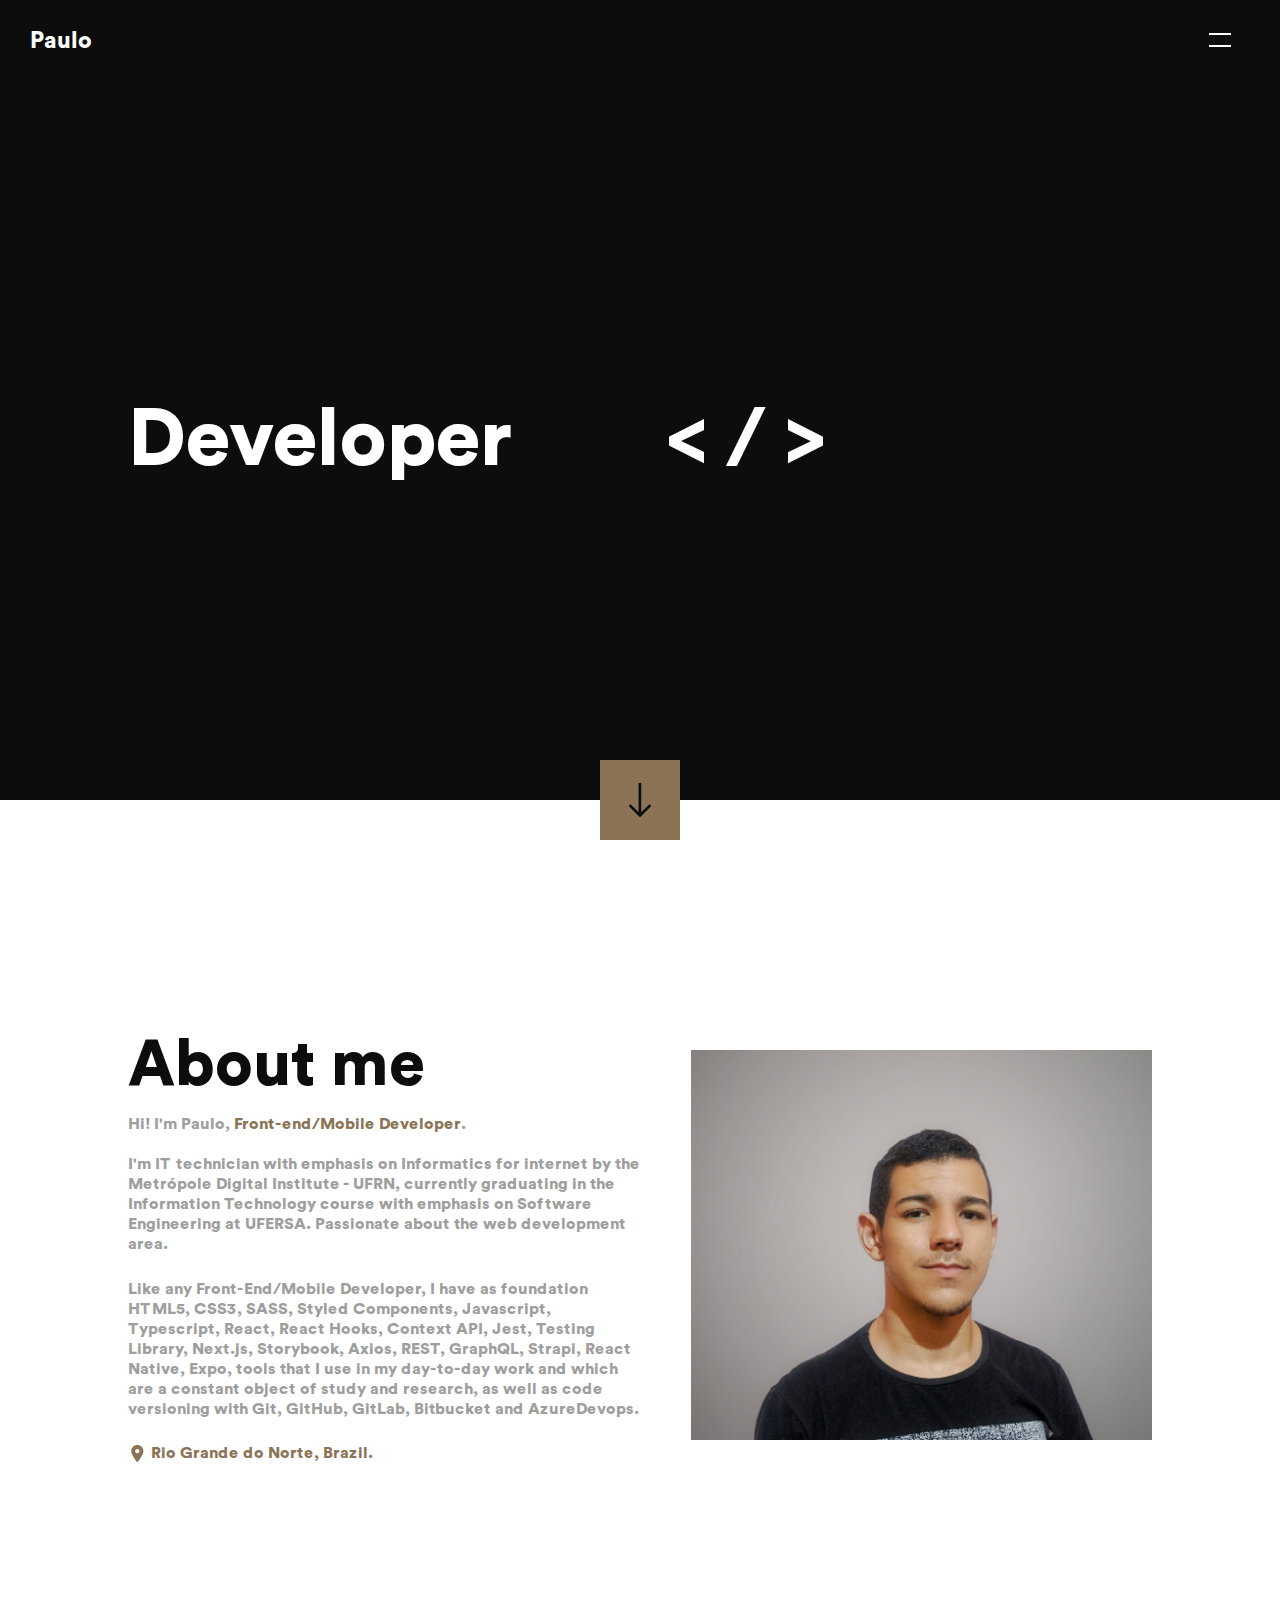
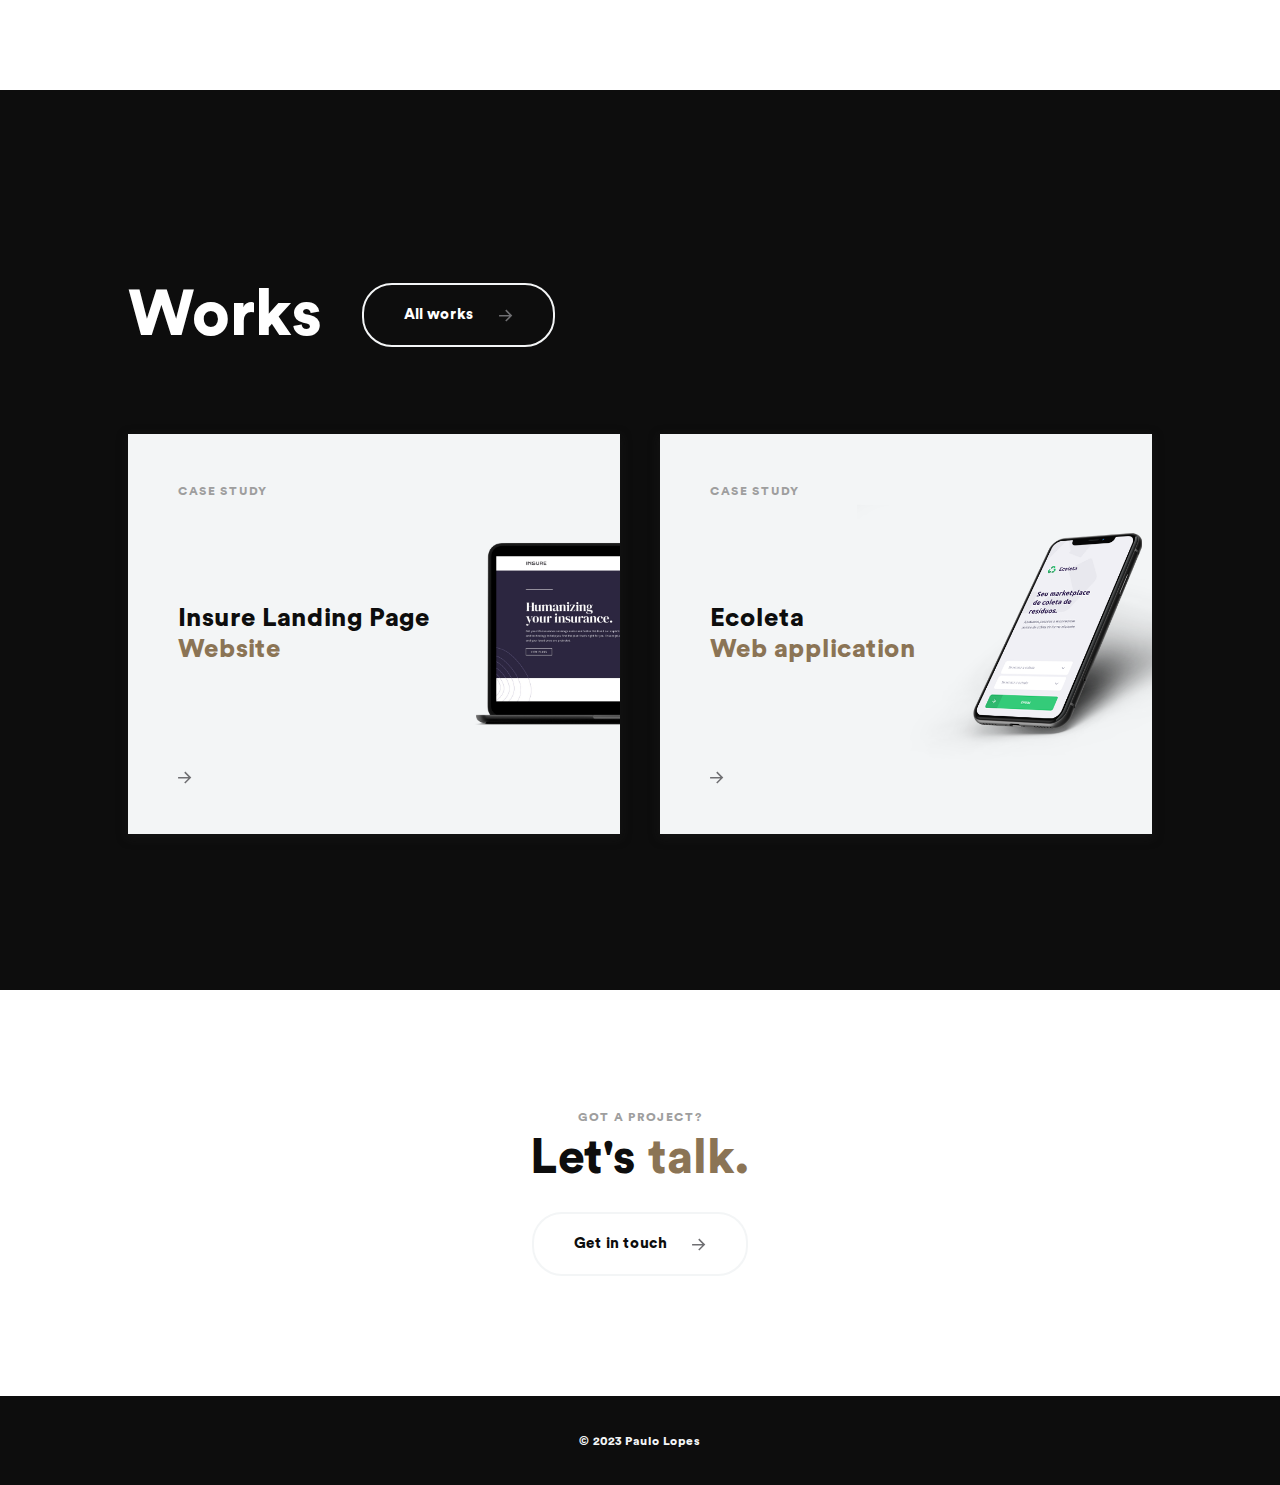
<file: index.html>
<!DOCTYPE html>
<html lang="en">
  <head>
    <meta charset="UTF-8" />
    <title>Paulo Lopes - Front-end/Mobile Developer</title>

    <meta name="title" content="Paulo Lopes - Front-end Developer" />
    <meta name="description" content="Front-end development specialist" />
    <meta
      name="google-site-verification"
      content="6Yzsg_5yk80MTsUC3vSAOTVzaRIdrgn9jHbnesDxJVc"
    />
    <meta property="og:type" content="website" />
    <meta property="og:title" content="Paulo Lopes - Front-end Developer" />
    <meta
      property="og:description"
      content="Front-end development specialist"
    />
    <meta property="og:url" content="https://lpaulovt.github.io/" />
    <meta
      property="og:image"
      content="https://lpaulovt.github.io/img/og-image.png"
    />

    <meta name="viewport" content="width=device-width, initial-scale=1.0" />

    <link rel="shortcut icon" href="img/favicon.ico" type="image/x-icon" />

    <link rel="stylesheet" href="css/normalize.css" />

    <link rel="stylesheet" href="css/main.css" />
    <link rel="stylesheet" href="css/home.css" />
    <link rel="stylesheet" href="css/menu.css" />

    <link rel="stylesheet" href="css/responsive.css" />
  </head>
  <body>
    <header>
      <div class="nav">
        <a href="index.html" class="nav-logo">Paulo</a>
        <div class="nav-icon">
          <i class="nav-bar"></i>
          <i class="nav-bar"></i>
        </div>
      </div>
      <nav class="nav-overlay">
        <div class="container">
          <div class="nav-links">
            <a href="index.html" class="active">Home</a>
            <a href="works.html">Works</a>
            <a href="contact.html">Contact</a>
          </div>
          <div class="nav-contact">
            <div class="contact-image">
              <img src="img/nav-paulolopes.png" alt="Paulo Lopes" />
            </div>
            <div class="contact-info">
              <h3>contact details</h3>
              <a href="mailto:silvavitorlopes711@gmail.com"
                >silvavitorlopes711@gmail.com</a
              >
              <a href="tel:+84991472613">+84991472613</a>
              <div class="socials">
                <a href="https://www.instagram.com/lpaulovt/" target="_blank"
                  ><img src="img/icon-instagram.svg" alt="Instagram"
                /></a>
                <a href="https://www.linkedin.com/in/lpaulovt/" target="_blank"
                  ><img src="img/icon-linkedin.svg" alt="Linkedin"
                /></a>
                <a href="https://www.github.com/lpaulovt/" target="_blank"
                  ><img src="img/icon-github.svg" alt="Github"
                /></a>
              </div>
              <span class="credits">© 2023 Paulo Lopes</span>
            </div>
          </div>
        </div>
      </nav>
    </header>
    <main>
      <section class="s-featured">
        <div class="container">
          <div class="text">
            <h1>Developer</h1>
            <h1>&lt; / &gt;</h1>
          </div>
        </div>
        <a href="#s-about" class="btn-scroll">
          <img src="img/arrow-big.svg" alt="Arrow" />
        </a>
      </section>
      <section class="s-about" id="s-about">
        <div class="container">
          <div class="about-info">
            <h2>About me</h2>
            <p>
              Hi! I'm Paulo,
              <span>Front-end/Mobile Developer</span>.<br /><br />
              I'm IT technician with emphasis on Informatics for internet by the
              Metrópole Digital Institute - UFRN, currently graduating in the
              Information Technology course with emphasis on Software
              Engineering at UFERSA. Passionate about the web development area.
            </p>
            <p>
              Like any Front-End/Mobile Developer, I have as foundation HTML5,
              CSS3, SASS, Styled Components, Javascript, Typescript, React,
              React Hooks, Context API, Jest, Testing Library, Next.js,
              Storybook, Axios, REST, GraphQL, Strapi, React Native, Expo, tools
              that I use in my day-to-day work and which are a constant object
              of study and research, as well as code versioning with Git,
              GitHub, GitLab, Bitbucket and AzureDevops.
            </p>
            <div class="location">
              <img src="img/icon-location.svg" alt="" />
              <span>Rio Grande do Norte, Brazil.</span>
            </div>
          </div>
          <div class="about-image">
            <img src="img/paulolopes.jpg" alt="" />
          </div>
        </div>
      </section>

      <section class="s-work">
        <div class="container">
          <div class="work-title">
            <h2>Works</h2>
            <a href="works.html" class="work-btn"
              >All works <img src="img/arrow-small.svg" alt=""
            /></a>
          </div>
          <div class="work-cards">
            <div class="card">
              <a
                href="https://github.com/lpaulovt/challenges-frontend"
                target="_blank"
              >
                <div class="card-info">
                  <span>case study</span>
                  <div class="card-title">
                    <h3>Insure Landing Page</h3>
                    <h3>Website</h3>
                  </div>
                  <img src="img/arrow-small.svg" alt="" class="arrow" />
                </div>

                <img src="img/cases/insure.png" alt="" class="case" />
              </a>
            </div>

            <div class="card">
              <a
                href="https://github.com/lpaulovt/ecoleta-nlw-rocketseat"
                target="_blank"
              >
                <div class="card-info">
                  <span>case study</span>
                  <div class="card-title">
                    <h3>Ecoleta</h3>
                    <h3>Web application</h3>
                  </div>
                  <img src="img/arrow-small.svg" alt="" class="arrow" />
                </div>

                <img
                  src="img/cases/ecoleta.png"
                  alt=""
                  class="case"
                  id="ecoleta"
                />
              </a>
            </div>
          </div>
        </div>
      </section>
      <section class="s-contact">
        <div class="container">
          <span class="contact-ask">Got a project?</span>
          <h2>Let's <span>talk.</span></h2>
          <a href="contact.html" class="contact-btn"
            >Get in touch <img src="img/arrow-small.svg" alt=""
          /></a>
        </div>
      </section>
    </main>
    <footer>
      <div class="container">
        <span class="credits">© 2023 Paulo Lopes</span>
      </div>
    </footer>

    <script src="js/jquery-3.5.1.min.js"></script>
    <script src="js/menu.js"></script>

    <!-- Global site tag (gtag.js) - Google Analytics -->
    <script
      async
      src="https://www.googletagmanager.com/gtag/js?id=UA-171140050-1"
    ></script>
    <script>
      window.dataLayer = window.dataLayer || [];
      function gtag() {
        dataLayer.push(arguments);
      }
      gtag("js", new Date());

      gtag("config", "UA-171140050-1");
    </script>
  </body>
</html>
</file>
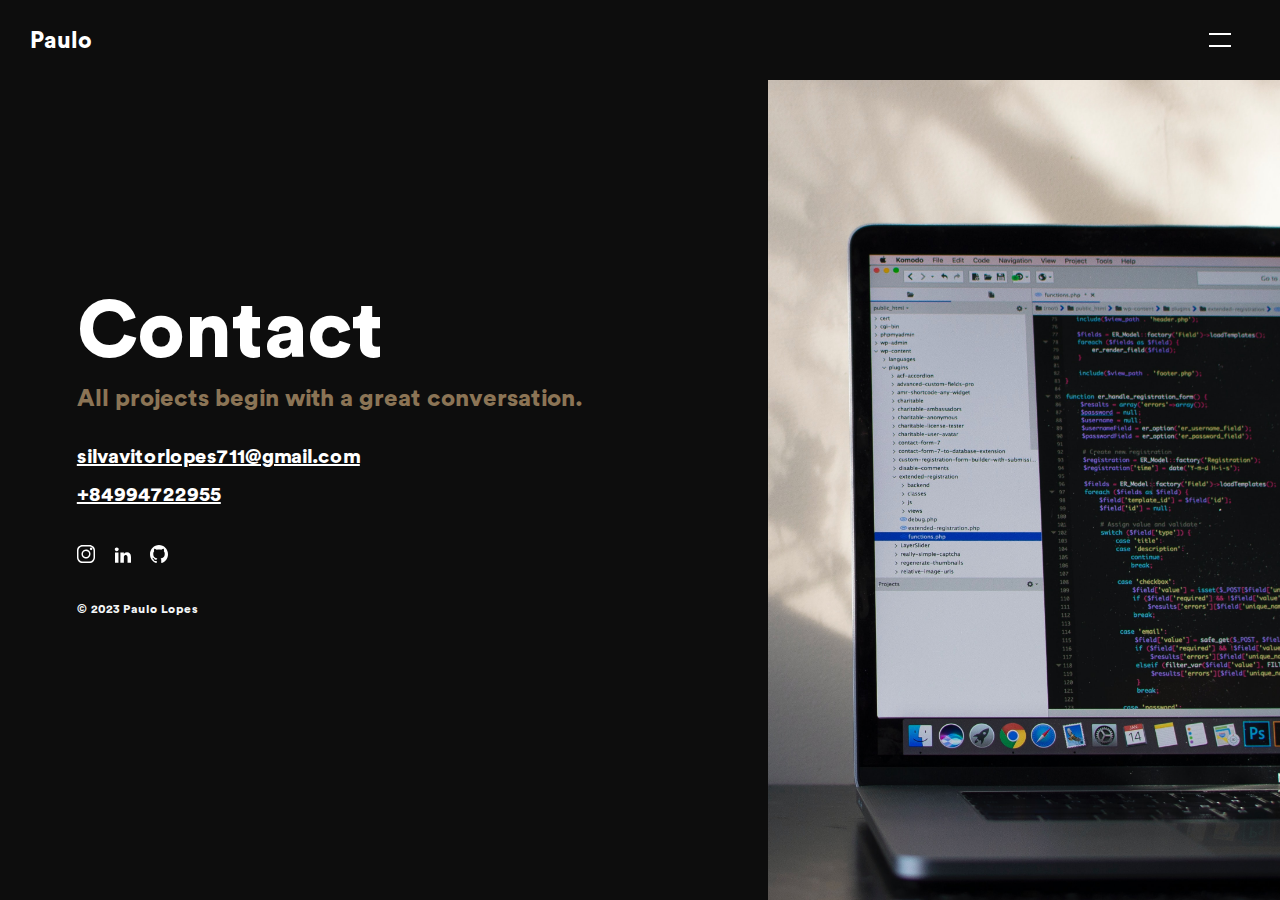
<file: contact.html>
<!DOCTYPE html>
<html lang="en">
  <head>
    <meta charset="UTF-8" />
    <title>Paulo Lopes - Front-end/Mobile Developer | Contact</title>

    <meta name="title" content="Paulo Lopes - Front-end Developer | Contact" />
    <meta name="description" content="Front-end development specialist" />
    <meta
      name="google-site-verification"
      content="6Yzsg_5yk80MTsUC3vSAOTVzaRIdrgn9jHbnesDxJVc"
    />
    <meta property="og:type" content="website" />
    <meta
      property="og:title"
      content="Paulo Lopes - Front-end Developer | Contact"
    />
    <meta
      property="og:description"
      content="Let's work together! Get in touch"
    />
    <meta property="og:url" content="https://lpaulovt.github.io/contact.html" />
    <meta
      property="og:image"
      content="https://lpaulovt.github.io/img/og-image.png"
    />

    <meta name="viewport" content="width=device-width, initial-scale=1.0" />

    <link rel="shortcut icon" href="img/favicon.ico" type="image/x-icon" />

    <link rel="stylesheet" href="css/normalize.css" />

    <link rel="stylesheet" href="css/main.css" />
    <link rel="stylesheet" href="css/contact.css" />
    <link rel="stylesheet" href="css/menu.css" />

    <link rel="stylesheet" href="css/responsive.css" />
  </head>

  <body>
    <header>
      <div class="nav">
        <a href="index.html" class="nav-logo">Paulo</a>
        <div class="nav-icon">
          <i class="nav-bar"></i>
          <i class="nav-bar"></i>
        </div>
      </div>
      <nav class="nav-overlay">
        <div class="container">
          <div class="nav-links">
            <a href="index.html">Home</a>
            <a href="works.html">Works</a>
            <a href="contact.html" class="active">Contact</a>
          </div>
          <div class="nav-contact">
            <div class="contact-image">
              <img src="img/nav-paulolopes.png" alt="Paulo Lopes" />
            </div>
            <div class="contact-info">
              <h3>contact details</h3>
              <a href="mailto:silvavitorlopes711@gmail.com"
                >silvavitorlopes711@gmail.com</a
              >
              <a href="tel:+84991472613">+84991472613</a>
              <div class="socials">
                <a href="https://www.instagram.com/lpaulovt/" target="_blank"
                  ><img src="img/icon-instagram.svg" alt="Instagram"
                /></a>
                <a href="https://www.linkedin.com/in/lpaulovt/" target="_blank"
                  ><img src="img/icon-linkedin.svg" alt="Linkedin"
                /></a>
                <a href="https://www.github.com/lpaulovt/" target="_blank"
                  ><img src="img/icon-github.svg" alt="Github"
                /></a>
              </div>
              <span class="credits">© 2023 Paulo Lopes</span>
            </div>
          </div>
        </div>
      </nav>
    </header>
    <main id="contact">
      <section class="contact">
        <div class="container">
          <div class="contact-info">
            <h2>Contact</h2>
            <h3>All projects begin with a great conversation.</h3>
            <a href="mailto:silvavitorlopes711@gmail.com"
              >silvavitorlopes711@gmail.com</a
            >
            <a href="tel:+84994722955">+84994722955</a>
            <div class="socials">
              <a href="https://www.instagram.com/lpaulovt/" target="_blank"
                ><img src="img/icon-instagram.svg" alt="Instagram"
              /></a>
              <a href="https://www.linkedin.com/in/lpaulovt/" target="_blank"
                ><img src="img/icon-linkedin.svg" alt="Linkedin"
              /></a>
              <a href="https://www.github.com/lpaulovt/" target="_blank"
                ><img src="img/icon-github.svg" alt="Github"
              /></a>
            </div>
            <span class="credits">© 2023 Paulo Lopes</span>
          </div>
        </div>
      </section>
      <div class="contact-image"></div>
    </main>
    <script src="js/menu.js"></script>

    <!-- Global site tag (gtag.js) - Google Analytics -->
    <script
      async
      src="https://www.googletagmanager.com/gtag/js?id=UA-171140050-1"
    ></script>
    <script>
      window.dataLayer = window.dataLayer || [];
      function gtag() {
        dataLayer.push(arguments);
      }
      gtag("js", new Date());

      gtag("config", "UA-171140050-1");
    </script>
  </body>
</html>
</file>
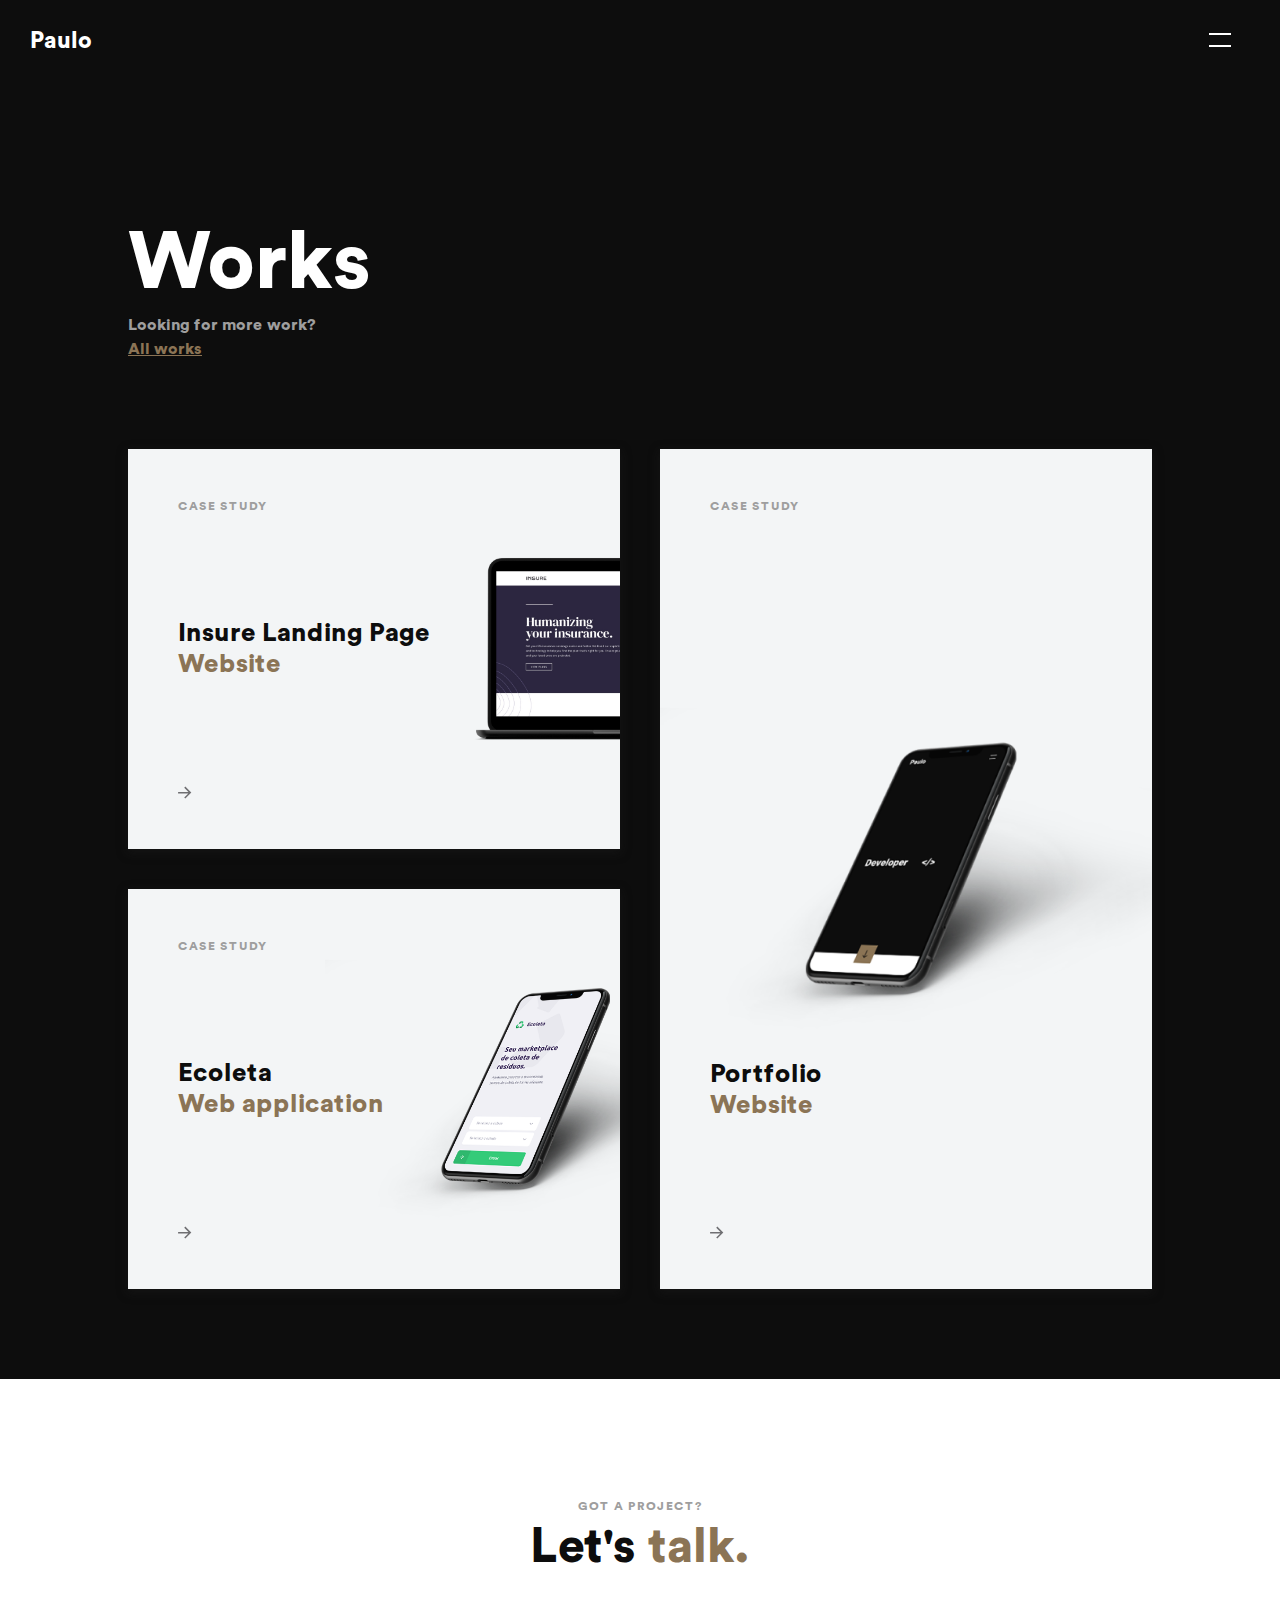
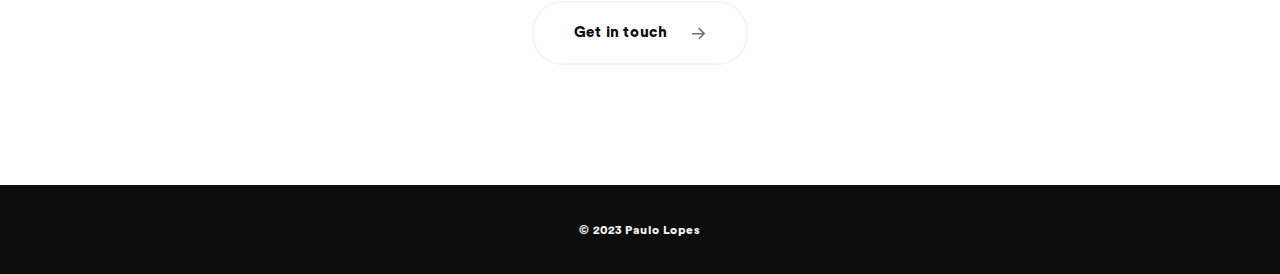
<file: works.html>
<!DOCTYPE html>
<html lang="en">
  <head>
    <meta charset="UTF-8" />
    <title>Paulo Lopes - Front-end/Mobile Developer | Works</title>

    <meta name="title" content="Paulo Lopes - Front-end Developer | Works" />
    <meta name="description" content="Front-end development specialist" />
    <meta
      name="google-site-verification"
      content="6Yzsg_5yk80MTsUC3vSAOTVzaRIdrgn9jHbnesDxJVc"
    />
    <meta property="og:type" content="website" />
    <meta
      property="og:title"
      content="Paulo Lopes - Front-end Developer | Works"
    />
    <meta property="og:description" content="Know all works of Paulo Lopes" />
    <meta property="og:url" content="https://lpaulovt.github.io/works.html" />
    <meta
      property="og:image"
      content="https://lpaulovt.github.io/img/og-image.png"
    />

    <meta name="viewport" content="width=device-width, initial-scale=1.0" />

    <link rel="shortcut icon" href="img/favicon.ico" type="image/x-icon" />

    <link rel="stylesheet" href="css/normalize.css" />

    <link rel="stylesheet" href="css/main.css" />
    <link rel="stylesheet" href="css/works.css" />
    <link rel="stylesheet" href="css/menu.css" />

    <link rel="stylesheet" href="css/responsive.css" />
  </head>

  <body>
    <header>
      <div class="nav">
        <a href="index.html" class="nav-logo">Paulo</a>
        <div class="nav-icon">
          <i class="nav-bar"></i>
          <i class="nav-bar"></i>
        </div>
      </div>
      <nav class="nav-overlay">
        <div class="container">
          <div class="nav-links">
            <a href="index.html">Home</a>
            <a href="works.html" class="active">Works</a>
            <a href="contact.html">Contact</a>
          </div>
          <div class="nav-contact">
            <div class="contact-image">
              <img src="img/nav-paulolopes.png" alt="Paulo Lopes" />
            </div>
            <div class="contact-info">
              <h3>contact details</h3>
              <a href="mailto:silvavitorlopes711@gmail.com"
                >silvavitorlopes711@gmail.com</a
              >
              <a href="tel:+84994722955">+84994722955</a>
              <div class="socials">
                <a href="https://www.instagram.com/lpaulovt/" target="_blank"
                  ><img src="img/icon-instagram.svg" alt="Instagram"
                /></a>
                <a href="https://www.linkedin.com/in/lpaulovt/" target="_blank"
                  ><img src="img/icon-linkedin.svg" alt="Linkedin"
                /></a>
                <a href="https://www.github.com/lpaulovt/" target="_blank"
                  ><img src="img/icon-github.svg" alt="Github"
                /></a>
              </div>
              <span class="credits">© 2023 Paulo Lopes</span>
            </div>
          </div>
        </div>
      </nav>
    </header>
    <main>
      <section class="work">
        <div class="container">
          <div class="work-info">
            <h2>Works</h2>
            <span>Looking for more work?</span>
            <a href="https://www.github.com/lpaulovt/" class="work-btn"
              >All works</a
            >
          </div>

          <div class="work-cards">
            <div class="card card-small insure">
              <a
                href="https://github.com/lpaulovt/challenges-frontend"
                target="_blank"
              >
                <div class="card-info">
                  <span>case study</span>
                  <div class="card-title">
                    <h3>Insure Landing Page</h3>
                    <h3>Website</h3>
                  </div>
                  <img src="img/arrow-small.svg" alt="" class="arrow" />
                </div>

                <img src="img/cases/insure.png" alt="" class="case" />
              </a>
            </div>

            <div class="card card-small ecoleta">
              <a
                href="https://github.com/lpaulovt/ecoleta-nlw-rocketseat"
                target="_blank"
              >
                <div class="card-info">
                  <span>case study</span>
                  <div class="card-title">
                    <h3>Ecoleta</h3>
                    <h3>Web application</h3>
                  </div>
                  <img src="img/arrow-small.svg" alt="" class="arrow" />
                </div>

                <img
                  src="img/cases/ecoleta.png"
                  alt=""
                  class="case"
                  id="ecoleta"
                />
              </a>
            </div>

            <div class="card card-big portfolio">
              <a
                href="https://github.com/lpaulovt/lpaulovt.github.io"
                target="_blank"
              >
                <div class="card-info">
                  <span>case study</span>
                  <div class="card-title">
                    <h3>Portfolio</h3>
                    <h3>Website</h3>
                  </div>
                  <img src="img/arrow-small.svg" alt="" class="arrow" />
                </div>

                <img src="img/cases/portfolio.png" alt="" class="case" />
              </a>
            </div>
          </div>
        </div>
      </section>
      <section class="s-contact">
        <div class="container">
          <span class="contact-ask">Got a project?</span>
          <h2>Let's <span>talk.</span></h2>
          <a href="contact.html" class="contact-btn"
            >Get in touch <img src="img/arrow-small.svg" alt=""
          /></a>
        </div>
      </section>
    </main>
    <footer>
      <div class="container">
        <span class="credits">© 2023 Paulo Lopes</span>
      </div>
    </footer>
    <script src="js/menu.js"></script>

    <!-- Global site tag (gtag.js) - Google Analytics -->
    <script
      async
      src="https://www.googletagmanager.com/gtag/js?id=UA-171140050-1"
    ></script>
    <script>
      window.dataLayer = window.dataLayer || [];
      function gtag() {
        dataLayer.push(arguments);
      }
      gtag("js", new Date());

      gtag("config", "UA-171140050-1");
    </script>
  </body>
</html>
</file>
<file: css/main.css>
:root {
    --black-color: #0D0D0D;
    --white-color: #ffffff;
    --golden-color: #8B7455;
    --dark-gray-color: #9e9e9e;
    --light-gray-color: #F3F5F6;
}

* {
    margin: 0;
    padding: 0;
    box-sizing: border-box;
}


@font-face {font-family: 'Circular Std'; src: url("../fonts/Circular/CircularStd-Book.ttf");}
@font-face {font-family: 'Circular Std'; src: url("../fonts/Circular/CircularStd-Medium.ttf");}
@font-face {font-family: 'Circular Std'; src: url("../fonts/Circular/CircularStd-Bold.ttf");}
@font-face {font-family: 'Circular Std'; src: url("../fonts/Circular/CircularStd-Black.ttf");}

html {
    scroll-behavior: smooth;
}

body {
    font-family: 'Circular Std', sans-serif;
    -webkit-font-smoothing: antialiased;
    background: var(--white-color);
}

a {
    text-decoration: none;
}

h1, h2, h3, h4, h5, p, span {
    cursor: default;

}

.container {
    width: 80% !important;
    max-width: 1100px;
    margin: 0 auto;
}

.credits {
    font-size: .75em;
    color: var(--light-gray-color);
}


/* CONTACT SECTION */

main .s-contact {
    width: 100%;
}

main .s-contact .container {
    width: 100%;
    padding: 120px 0;

    display: flex;
    flex-direction: column;
    align-items: center;
}

main .s-contact .container .contact-ask {
    font-size: .75em;
    letter-spacing: 1px;
    color: var(--dark-gray-color);
    text-transform: uppercase;

    margin-bottom: 5px;
}

main .s-contact .container h2 {
    font-size: 3em;
    font-weight: bold;
    text-align: center;
    color: var(--black-color);

    margin-bottom: 25px;
}

main .s-contact .container h2 span {
    color: var(--golden-color);
}

main .s-contact .container .contact-btn {
    height: 60px;
    padding: 30px 40px 30px 40px;
    border: 2px solid #f3f5f6;
    border-radius: 30px;

    display: flex;
    align-items: center;

    font-size: 15px;
    font-weight: bold;
    color: var(--black-color);
    transition: all .35s ease-in-out;
}

main .s-contact .container .contact-btn img {
    padding-left: 25px;
    transition: all .25s ease-in-out;
}

main .s-contact .container .contact-btn:hover img {
    transform: translateX(5px);
    filter: invert(0.1);
}

/* FOOTER */
footer {
    width: 100%;
    background: var(--black-color);
}

footer .container {
    padding: 35px 0;
    text-align: center
}
</file>
<file: css/home.css>
main .s-featured {
  position: relative;
  margin-top: 80px;
  width: 100%;
  height: 80vh;

  background: var(--black-color);
}

main .s-featured .container {
  height: 100%;
}

main .s-featured .container .text {
  width: 100%;
  height: 100%;

  display: flex;
  align-items: center;
  justify-content: flex-start;
}

main .s-featured .container .text h1 {
  font-size: 5em;
  font-weight: 900;
  color: var(--white-color);
}

main .s-featured .container .text h1:last-child {
  margin-left: 15%;
}

main .s-featured .btn-scroll {
  width: 80px;
  height: 80px;

  display: flex;
  align-items: center;
  justify-content: center;

  position: absolute;
  left: 50%;
  bottom: -40px;
  transform: translateX(-50%);

  background: var(--golden-color);
  cursor: pointer;
}

main .s-featured .btn-scroll img {
  transition: all 0.25s ease-in-out;
}

main .s-featured .btn-scroll:hover img {
  transform: translateY(5px);
  filter: invert(0.1);
}

/* SECTION ABOUT */

main .s-about {
  margin: 40px 0;
  width: 100%;
  height: 90vh;
  min-height: 750px;
}

main .s-about .container {
  width: 100%;
  height: 100%;

  display: flex;
  align-items: center;
  justify-content: center;
}

main .s-about .container .about-info {
  flex: 1;
}

main .s-about .container .about-info h2 {
  font-size: 4em;
  font-weight: bold;
  color: var(--black-color);

  margin-bottom: 10px;
}

main .s-about .container .about-info p {
  font-size: 1em;
  line-height: 1.25em;
  font-weight: 500;
  color: var(--dark-gray-color);

  margin-bottom: 25px;
}

main .s-about .container .about-info span {
  color: var(--golden-color);
}

main .s-about .container .about-info p span {
  font-weight: bold;
}

main .s-about .container .about-info .location {
  display: flex;
  align-items: center;
}

main .s-about .container .about-info .location span {
  margin-left: 5px;
  font-weight: normal;
}

main .s-about .container .about-image {
  flex: 1;

  display: flex;
  justify-content: flex-end;
}

main .s-about .container .about-image img {
  width: 90%;
}

/* WORK SECTION */

main .s-work {
  width: 100%;
  height: 100vh;
  min-height: 760px;

  background: var(--black-color);
}

main .s-work .container {
  width: 100%;
  height: 100%;
  padding-top: 110px;

  display: flex;
  flex-direction: column;
  justify-content: center;
}

main .s-work .container .work-title {
  display: flex;
  align-items: center;
  justify-content: start;
}

main .s-work .container .work-title h2 {
  font-size: 4em;
  font-weight: bold;
  color: var(--white-color);

  margin-right: 40px;
}

main .s-work .container .work-title .work-btn {
  height: 60px;
  padding: 30px 40px 30px 40px;
  border: 2px solid #f3f5f6;
  border-radius: 30px;

  display: flex;
  align-items: center;

  font-size: 15px;
  color: var(--white-color);
  transition: all 0.35s ease-in-out;
}

main .s-work .container .work-title .work-btn img {
  padding-left: 25px;
  transition: all 0.25s ease-in-out;
}

main .s-work .container .work-title .work-btn:hover {
  color: var(--golden-color);
  border-color: var(--golden-color);
}

main .s-work .container .work-title .work-btn:hover img {
  transform: translateX(5px);
  filter: invert(0.1);
}

main .s-work .container .work-cards {
  margin: 80px 0;
  display: grid;
  grid-template-columns: repeat(auto-fit, minmax(300px, auto));
  gap: 40px;
}

main .s-work .container .work-cards .card {
  height: 400px;
  /* min-width:300px; */

  position: relative;
  overflow: hidden;
  cursor: pointer;

  background: #f3f5f6;
  box-shadow: 0px 3px 10px 1px rgba(34, 33, 33, 0.349);

  transition: all 0.25s ease-in-out;
}

main .s-work .container .work-cards .card a {
  color: var(--black-color);
}

main .s-work .container .work-cards .card:hover {
  transform: translateY(-5px);
}

main .s-work .container .work-cards .card .card-info {
  z-index: 1;
  position: relative;
  width: 70%;
  height: 100%;
}

main .s-work .container .work-cards .card span {
  position: absolute;
  top: 50px;
  left: 50px;

  font-size: 0.75em;
  letter-spacing: 1px;
  color: var(--dark-gray-color);
  text-transform: uppercase;
}

main .s-work .container .work-cards .card .card-title {
  position: absolute;
  top: 50%;
  transform: translate(0, -50%);
  left: 50px;

  font-size: 1.375em;
  font-weight: bold;
  color: var(--dark-color);
}

main .s-work .container .work-cards .card .card-title h3:last-child {
  color: var(--golden-color);
}

main .s-work .container .work-cards .card .arrow {
  position: absolute;
  bottom: 50px;
  left: 50px;
  transition: all 0.25s ease-in-out;
}

main .s-work .container .work-cards .card:hover .arrow {
  transform: rotate(-45deg);
}

main .s-work .container .work-cards .card .case {
  position: absolute;
  top: 50%;
  transform: translate(50%, -50%);
  right: -5%;

  width: 70%;
  object-fit: contain;
}

main .s-work .container .work-cards .card #ecoleta {
  right: 20%;
  width: 80%;
}
</file>
<file: css/menu.css>
header {
    width: 100%;
}

header .nav {
    width: 100%;
    height: 80px;
    padding: 0 30px;

    background: var(--black-color);

    position: fixed;
    top: 0;
    left: 0;
    z-index: 10;

    display: flex;
    align-items: center;
    justify-content: space-between;
}

header .nav .nav-logo {
    color: var(--white-color);
    font-size: 23px;
    line-height: 27px;
    font-weight: 700;
}

/*  NAV-ICON */

header .nav .nav-icon {
    width: 60px;
    height: 60px;

    display: flex;
    flex-direction: column;
    align-items: center;
    justify-content: center;

    cursor: pointer;

}

header .nav .nav-icon .nav-bar {
    height: 2px;
    width: 22px;

    background: var(--white-color);

    transition: all .25s ease-in-out;
}

header .nav .nav-icon .nav-bar:first-child {
    transform: translateY(-5px);
}

header .nav .nav-icon .nav-bar:last-child {
    transform: translateY(5px);
}

/* NAV-ICON ANIMATION */

header .nav .nav-icon.active .nav-bar:first-child {
    transform: translateY(1px) rotate(-45deg);
}

header .nav .nav-icon.active .nav-bar:last-child {
    transform: translateY(-1px) rotate(45deg);
}

/* OVERLAY */

header .nav-overlay {
    width: 100%;
    height: 0;
    background : var(--black-color);

    position: fixed;
    top: 0;
    left: 0;
    z-index: 9;


    transition: all .75s ease-in-out;
}

/* MENU OVERLAY */

header .nav-overlay .container {
    width: 100%;
    height: 100%;
    padding: 0 120px;

    display: flex;
    align-items: center;
    justify-content: space-between;
}

header .nav-overlay .container .nav-links {
    display: flex;
    flex-direction: column;
    align-items: flex-start;
}

header .nav-overlay .container .nav-links a {
    font-size: 4em;
    line-height: 1.3em;
    font-weight: 900;
    color: var(--white-color);

    opacity: 0;
    transform: translateX(-100px);
        
    transition: all .35s ease-in-out;
}

header .nav-overlay .container .nav-links a:hover {
    color: var(--golden-color);
}

header .nav-overlay .container .nav-links a.active {
    color: var(--golden-color);
}

header .nav-overlay .container .nav-contact {
    display: flex;
    flex-direction: column;
    align-items: flex-end;
}

header .nav-overlay .container .nav-contact .contact-image {
    margin-bottom: 40px;
}

header .nav-overlay .container .nav-contact .contact-info {
    display: flex;
    flex-direction: column;
    align-items: flex-end;
}

header .nav-overlay .container .nav-contact .contact-info h3 {
    font-size: .75em;
    text-transform: uppercase;
    color: var(--golden-color);

    margin-bottom: 5px;
}

header .nav-overlay .container .nav-contact .contact-info a {
    font-size: 1.25em;
    line-height: 1.875em;
    color: var(--white-color);
    text-decoration: underline;

    transition: all .25s ease-in-out;
}

header .nav-overlay .container .nav-contact .contact-info a:hover {
    color: var(--dark-gray-color);
}

header .nav-overlay .container .nav-contact .contact-info a + a { 
    margin-bottom: 20px;
}

header .nav-overlay .container .nav-contact .contact-info .socials {
    margin-bottom: 40px;
}

header .nav-overlay .container .nav-contact .contact-info .socials  a img  {
    transition: all .05s ease-in-out;
}

header .nav-overlay .container .nav-contact .contact-info .socials a:nth-child(2){
     margin: 0 15px; 
}

header .nav-overlay .container .nav-contact .contact-info .socials a:hover img {
    filter: invert(0.5);
}


.nav-contact .contact-image, .nav-contact .contact-info {
    opacity: 0;
    transform: translateX(200px);
        
    transition: all .35s ease-in-out;
}
/* OVERLAY ANIMATION */

header .nav-overlay .container {
    opacity: 0;
    transition: all .25s ease-in-out;
}

header .nav-overlay.active {
    height: 100%;
}

header .nav-overlay.active .container {
    opacity: 1;
}

header .nav-overlay.active .container .nav-links a{
    opacity: 1;
    transform: translateX(0);
}

header .nav-overlay.active .container .nav-links a:first-child {
    transition-delay: .75s;
}

header .nav-overlay.active .container .nav-links a:nth-child(2) {
    transition-delay: .80s;
}

header .nav-overlay.active .container .nav-links a:last-child {
    transition-delay: .85s;
}

.nav-overlay.active .nav-contact .contact-image, .nav-overlay.active .nav-contact .contact-info {
    opacity: 1;
    transform: translateX(0px);

}

.nav-overlay.active .nav-contact .contact-image {
    transition-delay: .75s;
}

.nav-overlay.active .nav-contact .contact-info {
    transition-delay: .80s;
 
}
</file>
<file: css/responsive.css>
@media (max-width: 900px) {
    /* MENU */
    .nav-overlay .container .nav-contact .contact-image {
        display: none;
    }

    .nav-contact .contact-info h3, .nav-contact .contact-info a, .nav-contact .contact-info span {
        display: none;
    }

    .nav-contact .contact-info .socials{
        display: flex;
        flex-direction: column;
        align-items: center;
        justify-content: center;

        margin-bottom: 0px !important;
    }

    .nav-contact .contact-info .socials a {
        display: inherit;
        margin: 15px 0;
    }
    /* --- */
}

@media (max-width: 799px) {
    /* MENU */
    .nav-overlay .container {
        padding: 0 !important;
    }

    /* s-featured */
    .s-featured .container  .text h1 {
        font-size: 3em !important;
    }

    /* s-about */

    .s-about .container {
        flex-direction: column-reverse;
    }

    .s-about .container .about-image, .s-about .container .about-info {
        width: 100% !important;
        flex:0 !important;
    }

    .s-about .container .about-image img {
        width: 100% !important;
        margin-bottom: 40px !important;
    }

    .s-about .container .about-info h2 {
        font-size: 2em !important;
    }

    /* s-work */

    .s-work {
        min-height: 880px !important;
    }

    .s-work .container .work-title h2 {
        font-size: 2em !important;
    }

    .s-work .container .work-cards .card {
        height: 250px !important;
    }

    .s-work .container .work-cards .card .case {
        height: 100%;
    }

    /* s-contact */
    .s-contact .container h2 {
        font-size: 2em !important;
    }


    /* --- WORK PAGE --- */ 

    .work .container .work-info h2 {
        font-size: 2em !important;
    }

    .work .container .work-cards {
        grid-template-areas: 
        "portfolio"
        "insure"
        "ecoleta"
        ;
    }

    .work .container .work-cards .card {
        height: 250px !important;
    }

    .work .container .work-cards .card.card-big {
        height: 400px;
    }

    .work .container .work-cards .card.card-big .card-title {
        top: 50% !important;
        bottom: unset !important;
        transform: translateY(-50%) !important;
    }

    .work .container .work-cards .card.card-big .case {
        right: 20% !important;
        left: unset !important;
        width: 80% !important;
    }

    /* --- CONTACT PAGE --- */

    .contact .container .contact-info h2 {
        font-size: 3em !important;
    }

    .contact .container .contact-info h3 {
        font-size: 1.25em !important;
    }

    .contact .container .contact-info a {
        font-size: 1em !important;
    }
}

@media (max-width: 550px) {
    /*  menu-overlay */

    .nav-overlay .container .nav-links a {
        font-size: 2em !important;
    }

    /* s-work */
    .s-work .container .work-title {
        flex-direction: column;
        align-items: center;
    }

    .s-work .container .work-title h2 {
        margin: 0 0 5px 0 !important;
    }

    .s-work {
        min-height: 920px !important;
    }

    .s-work .container .work-cards .card span {
        top: 30px !important;
        left: 30px !important;
    }

    .s-work .container .work-cards .card .card-title {
        left: 30px !important;
    }

    .s-work .container .work-cards .card .arrow {
        left: 30px !important;
        bottom: 30px !important;
    }

    /* --- WORK PAGE --- */

    .work .container .work-cards .card span {
        top: 30px !important;
        left: 30px !important;
    }

    .work .container .work-cards .card .card-title {
        left: 30px !important;
    }

    .work .container .work-cards .card .arrow {
        left: 30px !important;
        bottom: 30px !important;
    }
    
}

@media (max-width: 450px) {
    .s-featured .container .text {
        justify-content: space-between !important;
    }
    .s-featured .container .text h1 {
        font-size: 2em !important;
    }

    .s-featured .container .text h1:last-child {
        margin-left: 0% !important;
    }
}

@media (max-width: 450px) {
    /* --- CONTACT PAGE --- */
    #contact {
        flex-direction: column;
    }

    .contact {
        height: 80vh;

    }

    .contact-image  {
        height: 20vh!important;
        background-position-x: unset !important;
        background-position-y: -4vh !important;
        flex: unset !important;
    }
}

@media (max-width: 370px) {
    .s-work .container .work-cards {
        grid-template-columns: repeat(auto-fit, minmax(250px, auto)) !important;
    }

    /* --- WORK PAGE --- */ 
    .work .container .work-cards .card{
        min-width: 250px !important;
    }
}
</file>
<file: css/contact.css>
#contact {
    display: flex;
}

.contact {
    flex: 1.5;
    height: 100vh;

    background: var(--black-color);
}

.contact-image {
    height: 100vh;
    flex: 1;
    background: url('../img/contact-image.jpg') no-repeat;
    background-size: cover;
    background-position: 75% 4vh;
    
}

.contact .container {
    width: 100%;
    height: 100%;
    display: flex;
    align-items: center;
}

.contact .container .contact-info {
    display: flex;
    flex-direction: column;
    flex: 1;
}

.contact .container .contact-info h2 {
    font-size: 5em;
    color: var(--white-color);
    font-weight: bold;

    margin-bottom: 5px;
}

.contact .container .contact-info h3 {
    font-size: 1.5em;
    font-weight: 500;
    color: var(--golden-color);

    margin-bottom: 25px;
}

.contact .container .contact-info a {
    font-size: 1.25em;
    line-height: 1.875em;
    color: var(--white-color);
    text-decoration: underline;
    transition: all .25s ease-in-out;
}

.contact .container .contact-info a + a {
    margin-bottom: 25px;
}

.contact .container .contact-info a:hover {
    color: var(--dark-gray-color);
}

.contact .container .contact-info .socials a:nth-child(2){
    margin: 0 15px; 
}

.contact .container .contact-info .socials {
    margin-bottom: 25px;
}
</file>
<file: css/works.css>
.work {
    margin-top: 80px;
    width: 100%;
    background: var(--black-color);
}

.work .container {
    width: 100%;
    padding-top: 15vh;
} 

.work .container .work-info {
    display: flex;
    flex-direction: column;
}

.work .container .work-info h2 {
    font-size: 5em;
    color: var(--white-color);
    font-weight: bold;

    margin-bottom: 5px;
}

.work .container .work-info , .work .container .work-info .work-btn {
    font-size: 1em;
    color: var(--dark-gray-color);
}

.work .container .work-info .work-btn {
    margin-top: 5px;
    color: var(--golden-color);
    text-decoration: underline;
}

/* GRID */

.work .container .work-cards .card.insure {
    grid-area: insure;
}

.work .container .work-cards .card.ecoleta {
    grid-area: ecoleta;
}

.work .container .work-cards .card.portfolio {
    grid-area: portfolio;
}

.work .container .work-cards {
    width: 100%;
    padding: 10vh 0;
    display: grid;
    grid-gap: 40px;
    grid-template-areas: 
    "insure portfolio"
    "ecoleta portfolio"
    ;
}

/* CARD */

.work .container .work-cards .card{
    min-width:300px;

    position: relative;
    overflow: hidden;
    cursor: pointer;

    background: #f3f5f6;
    box-shadow: 0px 3px 10px 1px rgba(34, 33, 33, 0.349);

    transition: all .25s ease-in-out;
}

.work .container .work-cards .card:hover {
    transform: translateY(-5px);
}

.work .container .work-cards .card a{
    color: var(--black-color);
}

.work .container .work-cards .card .card-info {
    z-index: 1; 
    position: relative;
    width: 70%;
    height: 100%;
}

.work .container .work-cards .card .card-title h3:last-child {
    color: var(--golden-color);
}

.work .container .work-cards .card span {
    position: absolute;
    top: 50px;
    left: 50px;

    font-size: .75em;
    letter-spacing: 1px;
    color: var(--dark-gray-color);
    text-transform: uppercase;
}

.work .container .work-cards .card .arrow {
    position: absolute;
    bottom: 50px;
    left: 50px;
    transition: all .25s ease-in-out;
}

.work .container .work-cards .card:hover .arrow {
    transform: rotate(-45deg);
}

/* CARD SMALL */

.work .container .work-cards .card.card-small {
    height: 400px;
}

.work .container .work-cards .card.card-small .card-title {
    position: absolute;
    top: 50%;
    transform: translate(0, -50%);
    left: 50px;

    font-size: 1.375em;
    font-weight: bold;
}

.work .container .work-cards .card.card-small .case {
    position: absolute;
    top: 50%;
    transform: translate(50%, -50%);
    right: -5%;

    width: 70%;
    object-fit: contain;
}

main .work .container .work-cards .card.card-small #ecoleta {
    right: 20%;
    width: 80%;
}

/* BIG CARD */

.work .container .work-cards .card.card-big {
    height: 840px;
}

.work .container .work-cards .card.card-big .card-title {
    position: absolute;
    bottom: 20%;
    left: 50px;

    font-size: 1.375em;
    font-weight: bold;
}

main .work .container .work-cards .card.card-big .case {
    position: absolute;
    top: 50%;
    left: -50%;
    transform: translate(50%, -50%);

    width: 100%;
    object-fit: contain;
}
</file>
